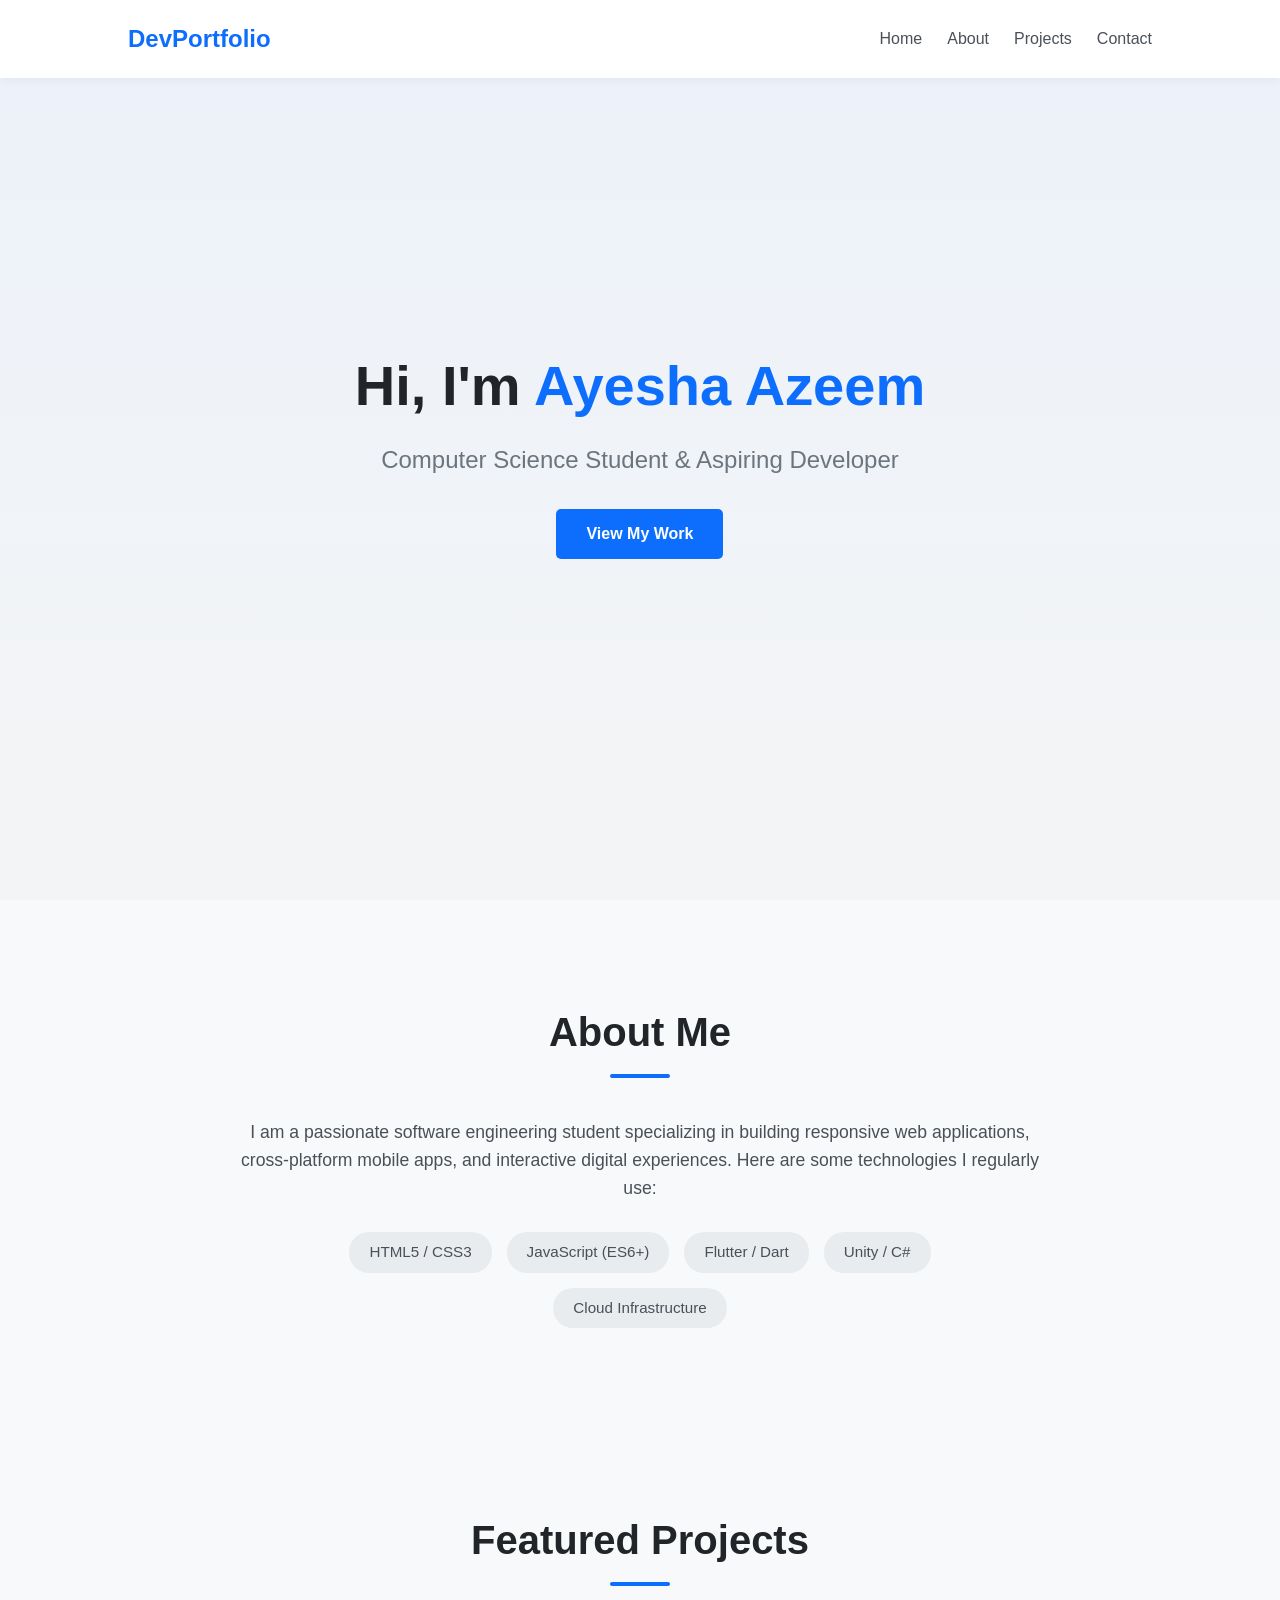
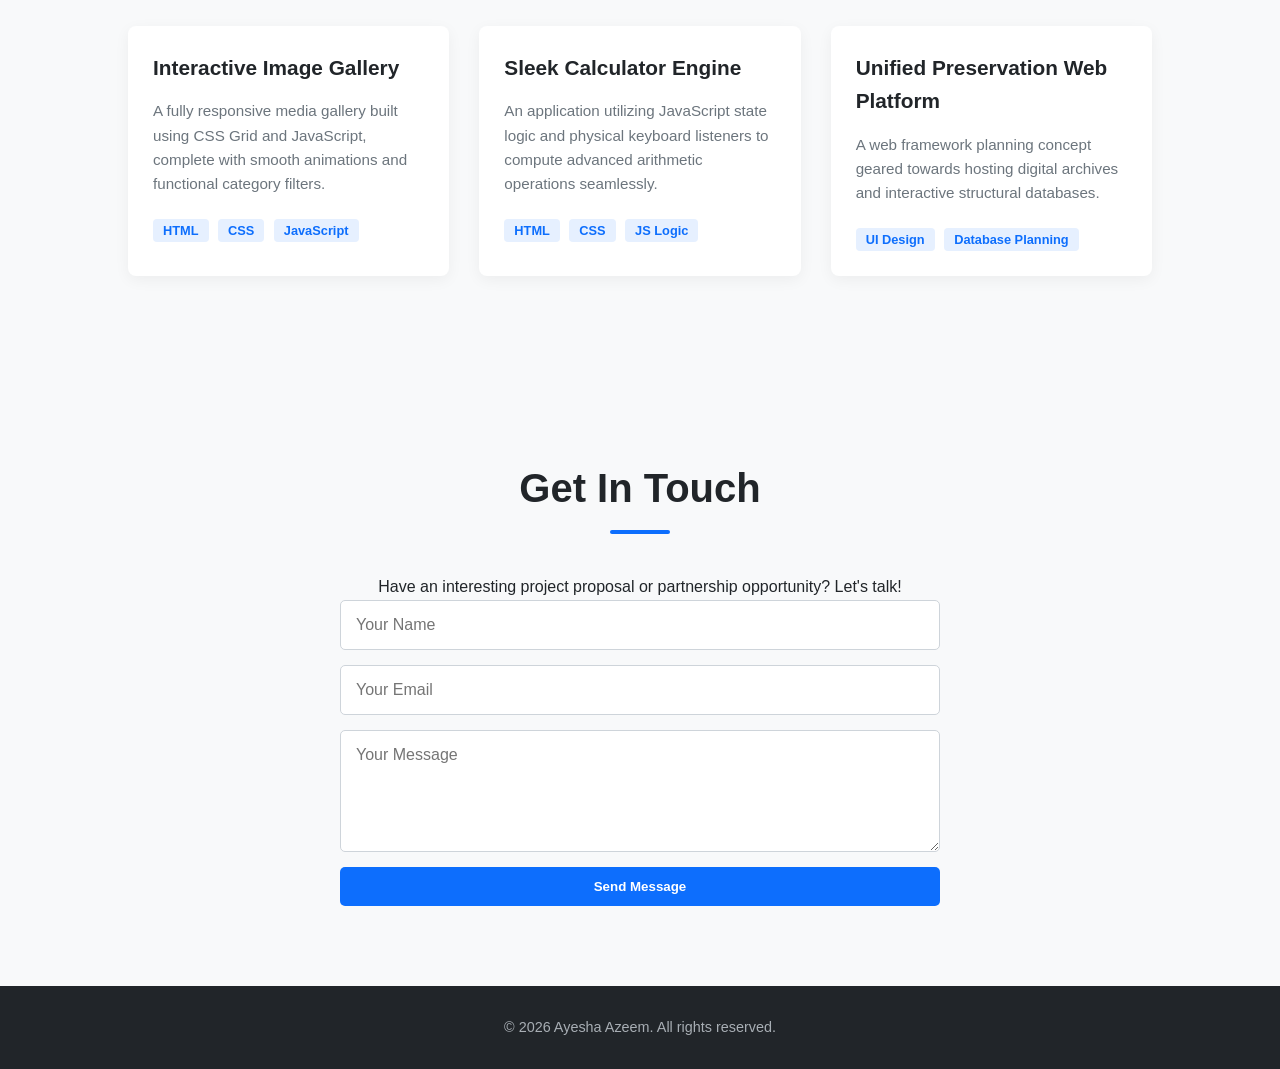
<file: Task3_code_alpha/index.html>
<!DOCTYPE html>
<html lang="en">
<head>
    <meta charset="UTF-8">
    <meta name="viewport" content="width=device-width, initial-scale=1.0">
    <title>My Developer Portfolio</title>
    <link rel="stylesheet" href="style.css">
</head>
<body>

    <!-- Navigation Bar -->
    <nav class="navbar">
        <div class="logo">DevPortfolio</div>
        <ul class="nav-links">
            <li><a href="#hero">Home</a></li>
            <li><a href="#about">About</a></li>
            <li><a href="#projects">Projects</a></li>
            <li><a href="#contact">Contact</a></li>
        </ul>
    </nav>

    <!-- Hero / Intro Section -->
    <header id="hero" class="hero-section">
        <div class="hero-content">
            <h1>Hi, I'm <span class="highlight">Ayesha Azeem</span></h1>
            <p>Computer Science Student & Aspiring Developer</p>
            <a href="#projects" class="btn">View My Work</a>
        </div>
    </header>

    <!-- About & Skills Section -->
    <section id="about" class="about-section">
        <h2>About Me</h2>
        <p class="about-text">
            I am a passionate software engineering student specializing in building responsive web applications, cross-platform mobile apps, and interactive digital experiences. Here are some technologies I regularly use:
        </p>
        <div class="skills-container">
            <span class="skill-badge">HTML5 / CSS3</span>
            <span class="skill-badge">JavaScript (ES6+)</span>
            <span class="skill-badge">Flutter / Dart</span>
            <span class="skill-badge">Unity / C#</span>
            <span class="skill-badge">Cloud Infrastructure</span>
        </div>
    </section>

    <!-- Projects Grid Section -->
    <section id="projects" class="projects-section">
        <h2>Featured Projects</h2>
        <div class="projects-grid">
            
            <!-- Project 1 -->
            <div class="project-card">
                <div class="project-info">
                    <h3>Interactive Image Gallery</h3>
                    <p>A fully responsive media gallery built using CSS Grid and JavaScript, complete with smooth animations and functional category filters.</p>
                    <div class="project-tags">
                        <span>HTML</span> <span>CSS</span> <span>JavaScript</span>
                    </div>
                </div>
            </div>

            <!-- Project 2 -->
            <div class="project-card">
                <div class="project-info">
                    <h3>Sleek Calculator Engine</h3>
                    <p>An application utilizing JavaScript state logic and physical keyboard listeners to compute advanced arithmetic operations seamlessly.</p>
                    <div class="project-tags">
                        <span>HTML</span> <span>CSS</span> <span>JS Logic</span>
                    </div>
                </div>
            </div>

            <!-- Project 3 -->
            <div class="project-card">
                <div class="project-info">
                    <h3>Unified Preservation Web Platform</h3>
                    <p>A web framework planning concept geared towards hosting digital archives and interactive structural databases.</p>
                    <div class="project-tags">
                        <span>UI Design</span> <span>Database Planning</span>
                    </div>
                </div>
            </div>

        </div>
    </section>

    <!-- Contact Form Section -->
    <section id="contact" class="contact-section">
        <h2>Get In Touch</h2>
        <p>Have an interesting project proposal or partnership opportunity? Let's talk!</p>
        <form class="contact-form" onsubmit="event.preventDefault(); alert('Message sent simulated successfully!');">
            <input type="text" placeholder="Your Name" required>
            <input type="email" placeholder="Your Email" required>
            <textarea placeholder="Your Message" rows="5" required></textarea>
            <button type="submit" class="btn">Send Message</button>
        </form>
    </section>

    <!-- Footer -->
    <footer>
        <p>&copy; 2026 Ayesha Azeem. All rights reserved.</p>
    </footer>

    <script src="script.js"></script>
</body>
</html>
</file>
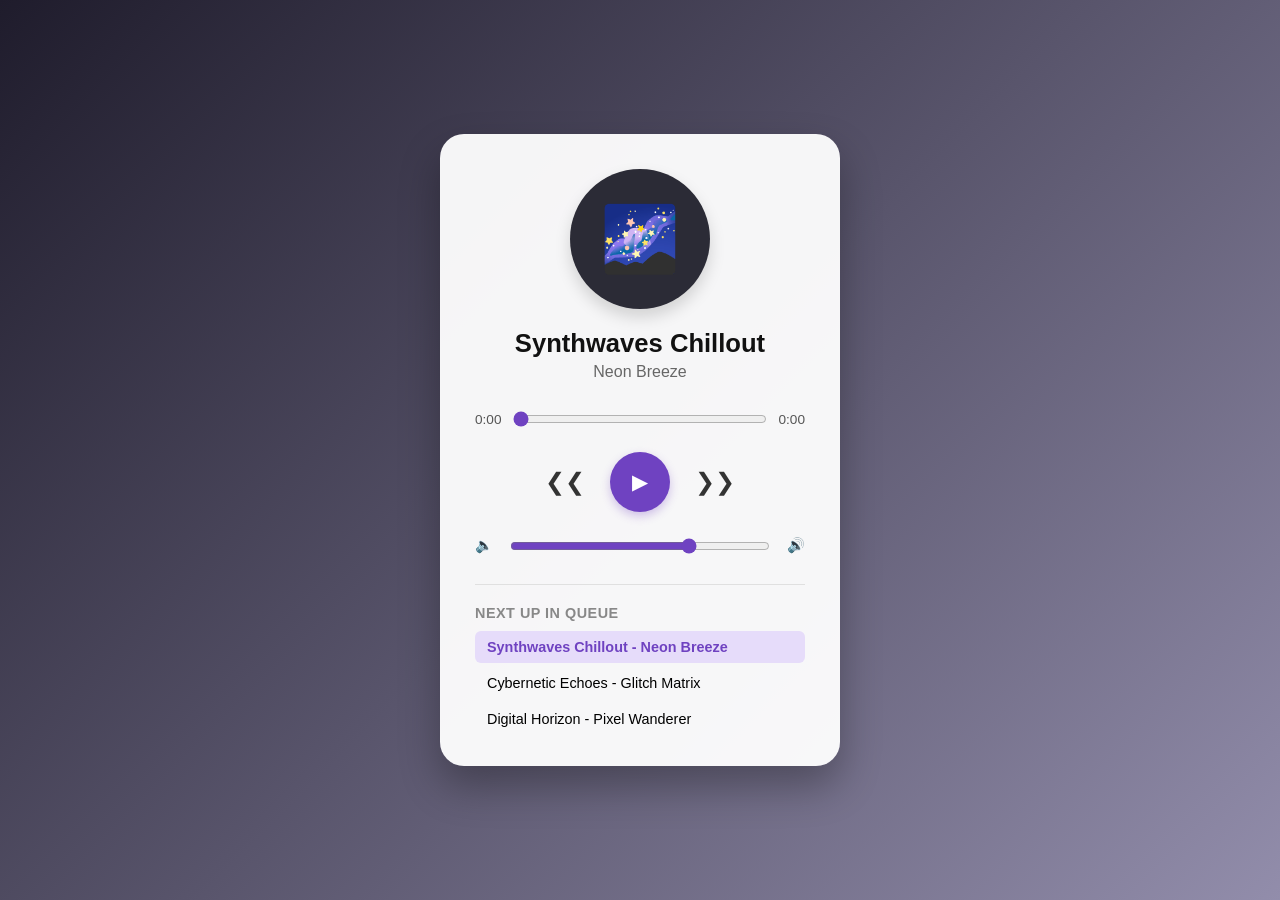
<file: Task4_code_alpha/index.html>
<!DOCTYPE html>
<html lang="en">
<head>
    <meta charset="UTF-8">
    <meta name="viewport" content="width=device-width, initial-scale=1.0">
    <title>Retro Music Player</title>
    <link rel="stylesheet" href="style.css">
</head>
<body>

    <div class="player-container">
        <!-- Track Details Block -->
        <div class="track-details">
            <div class="track-art" id="art">🎵</div>
            <h2 id="title">Song Title</h2>
            <h3 id="artist">Artist Name</h3>
        </div>

        <!-- Progress Timeline Bar Slider -->
        <div class="progress-container">
            <span id="current-time">0:00</span>
            <input type="range" id="progress-bar" min="0" max="100" value="0">
            <span id="total-duration">0:00</span>
        </div>

        <!-- Master Control Button Array -->
        <div class="controls">
            <button id="prev-btn" class="ctrl-btn">&#10094;&#10094;</button>
            <button id="play-btn" class="ctrl-btn play-master">&#9654;</button>
            <button id="next-btn" class="ctrl-btn">&#10095;&#10095;</button>
        </div>

        <!-- Volume Rocker Control Layout -->
        <div class="volume-container">
            <span>🔈</span>
            <input type="range" id="volume-slider" min="0" max="1" step="0.05" value="0.7">
            <span>🔊</span>
        </div>

        <!-- Bonus Feature: Playlist Queue Grid View -->
        <div class="playlist-box">
            <h4>Next up in Queue</h4>
            <ul id="playlist-queue">
                <!-- Javascript will inject list nodes here dynamically -->
            </ul>
        </div>
    </div>

    <script src="script.js"></script>
</body>
</html>
</file>
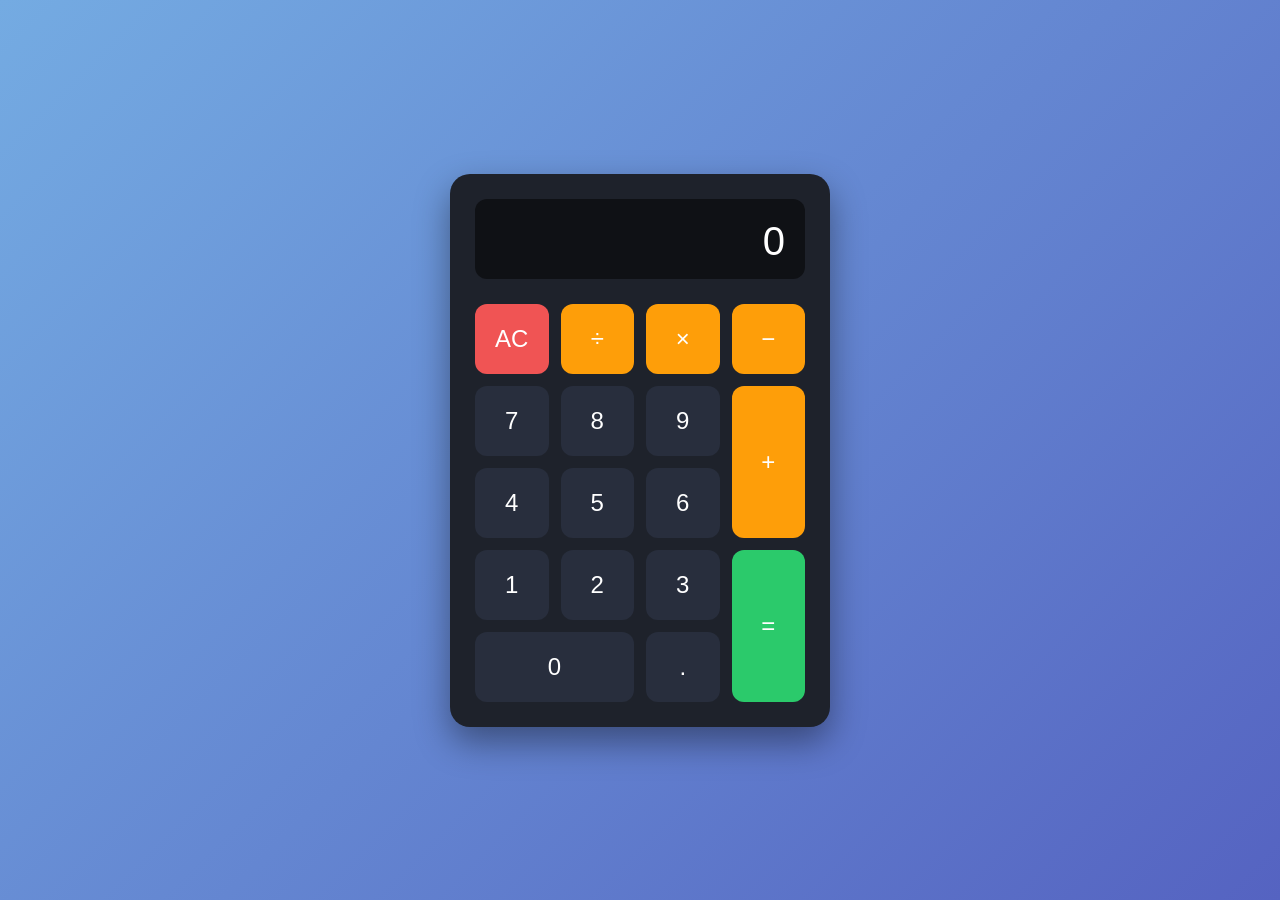
<file: Task2_code_alpha/calculator.html>
<!DOCTYPE html>
<html lang="en">
<head>
    <meta charset="UTF-8">
    <meta name="viewport" content="width=device-width, initial-scale=1.0">
    <title>Sleek Calculator</title>
    <link rel="stylesheet" href="calculator.css">
</head>
<body>

    <div class="calculator">
        <!-- Display Screen -->
        <div class="calculator-screen" id="screen">0</div>

        <!-- Buttons Grid -->
        <div class="calculator-keys">
            <!-- Row 1 -->
            <button type="button" class="all-clear" value="all-clear">AC</button>
            <button type="button" class="operator" value="/">&divide;</button>
            <button type="button" class="operator" value="*">&times;</button>
            <button type="button" class="operator" value="-">&minus;</button>

            <!-- Row 2 -->
            <button type="button" value="7">7</button>
            <button type="button" value="8">8</button>
            <button type="button" value="9">9</button>
            <button type="button" class="operator plus-btn" value="+">+</button>

            <!-- Row 3 -->
            <button type="button" value="4">4</button>
            <button type="button" value="5">5</button>
            <button type="button" value="6">6</button>

            <!-- Row 4 -->
            <button type="button" value="1">1</button>
            <button type="button" value="2">2</button>
            <button type="button" value="3">3</button>
            <button type="button" class="equal-sign" value="=">=</button>

            <!-- Row 5 -->
            <button type="button" class="zero-btn" value="0">0</button>
            <button type="button" value=".">.</button>
        </div>
    </div>

    <script src="calculator.js"></script>
</body>
</html>
</file>
<file: Task3_code_alpha/style.css>
/* Core Layout Properties */
html {
    scroll-behavior: smooth; /* Smooth scrolling when navigation is clicked */
}

* {
    margin: 0;
    padding: 0;
    box-sizing: border-box;
    font-family: 'Segoe UI', Tahoma, Geneva, Verdana, sans-serif;
}

body {
    background-color: #f8f9fa;
    color: #212529;
    line-height: 1.6;
}

/* Fixed Navigation Styles */
.navbar {
    position: fixed;
    top: 0;
    width: 100%;
    display: flex;
    justify-content: space-between;
    align-items: center;
    padding: 20px 10%;
    background-color: #ffffff;
    box-shadow: 0 2px 10px rgba(0, 0, 0, 0.05);
    z-index: 1000;
}

.navbar .logo {
    font-size: 1.5rem;
    font-weight: 700;
    color: #0d6efd;
}

.nav-links {
    display: flex;
    list-style: none;
}

.nav-links li {
    margin-left: 25px;
}

.nav-links a {
    text-decoration: none;
    color: #495057;
    font-weight: 500;
    transition: color 0.3s ease;
}

.nav-links a:hover {
    color: #0d6efd;
}

/* Minimalist Hero Banner Configuration */
.hero-section {
    height: 100vh;
    background: linear-gradient(rgba(13, 110, 253, 0.05), rgba(0, 0, 0, 0.02)), url('https://images.unsplash.com/photo-1517694712202-14dd9538aa97?w=1200') no-repeat center center/cover;
    display: flex;
    justify-content: center;
    align-items: center;
    text-align: center;
    padding: 0 20px;
}

.hero-content h1 {
    font-size: 3.5rem;
    margin-bottom: 10px;
}

.hero-content .highlight {
    color: #0d6efd;
}

.hero-content p {
    font-size: 1.5rem;
    color: #6c757d;
    margin-bottom: 30px;
}

/* Global Reusable Component Buttons */
.btn {
    display: inline-block;
    padding: 12px 30px;
    background-color: #0d6efd;
    color: #fff;
    text-decoration: none;
    border: none;
    border-radius: 5px;
    font-weight: 600;
    cursor: pointer;
    transition: background-color 0.3s ease, transform 0.2s ease;
}

.btn:hover {
    background-color: #0b5ed7;
    transform: translateY(-2px);
}

/* Main Core Layout Structure Templates */
section {
    padding: 100px 10% 80px 10%;
    text-align: center;
}

section h2 {
    font-size: 2.5rem;
    margin-bottom: 40px;
    position: relative;
}

section h2::after {
    content: '';
    display: block;
    width: 60px;
    height: 4px;
    background-color: #0d6efd;
    margin: 10px auto 0 auto;
    border-radius: 2px;
}

/* Skill Badge Container Layout */
.about-text {
    max-width: 800px;
    margin: 0 auto 30px auto;
    font-size: 1.1rem;
    color: #495057;
}

.skills-container {
    display: flex;
    flex-wrap: wrap;
    justify-content: center;
    gap: 15px;
    max-width: 700px;
    margin: 0 auto;
}

.skill-badge {
    background-color: #e9ecef;
    color: #495057;
    padding: 8px 20px;
    border-radius: 20px;
    font-weight: 500;
    font-size: 0.95rem;
}

/* Responsive Project Item Grid Array */
.projects-grid {
    display: grid;
    grid-template-columns: repeat(auto-fit, minmax(300px, 1fr));
    gap: 30px;
    margin-top: 20px;
}

.project-card {
    background-color: #ffffff;
    border-radius: 8px;
    overflow: hidden;
    box-shadow: 0 4px 15px rgba(0, 0, 0, 0.05);
    transition: transform 0.3s ease, box-shadow 0.3s ease;
    text-align: left;
    display: flex;
    flex-direction: column;
}

.project-card:hover {
    transform: translateY(-8px);
    box-shadow: 0 12px 25px rgba(0,0,0,0.1);
}

.project-info {
    padding: 25px;
}

.project-info h3 {
    margin-bottom: 15px;
    font-size: 1.3rem;
}

.project-info p {
    color: #6c757d;
    font-size: 0.95rem;
    margin-bottom: 20px;
}

.project-tags span {
    font-size: 0.8rem;
    background-color: rgba(13, 110, 253, 0.1);
    color: #0d6efd;
    padding: 4px 10px;
    border-radius: 4px;
    margin-right: 5px;
    font-weight: 600;
}

/* Contact Entry Forms Section Mapping */
.contact-form {
    max-width: 600px;
    margin: 0 auto;
    display: flex;
    flex-direction: column;
    gap: 15px;
}

.contact-form input, .contact-form textarea {
    width: 100%;
    padding: 15px;
    border: 1px solid #ced4da;
    border-radius: 5px;
    outline: none;
    font-size: 1rem;
    transition: border-color 0.3s ease;
}

.contact-form input:focus, .contact-form textarea:focus {
    border-color: #0d6efd;
}

/* Footer Section Rules */
footer {
    background-color: #212529;
    color: #a8aeb4;
    text-align: center;
    padding: 30px;
    font-size: 0.9rem;
}

/* Responsive Adaptive Viewports media Queries */
@media (max-width: 768px) {
    .nav-links { display: none; } /* Simplicity for responsive base template */
    .hero-content h1 { font-size: 2.5rem; }
    section { padding: 60px 5%; }
}
</file>
<file: Task4_code_alpha/style.css>
* {
    margin: 0;
    padding: 0;
    box-sizing: border-box;
    font-family: 'Segoe UI', Arial, sans-serif;
}

body {
    background: linear-gradient(135deg, #1f1c2c, #928dab);
    height: 100vh;
    display: flex;
    justify-content: center;
    align-items: center;
    padding: 20px;
}

.player-container {
    background: rgba(255, 255, 255, 0.95);
    width: 100%;
    max-width: 400px;
    padding: 35px;
    border-radius: 24px;
    box-shadow: 0 20px 40px rgba(0,0,0,0.3);
    text-align: center;
}

/* Track Visual Art Box */
.track-art {
    width: 140px;
    height: 140px;
    background-color: #2b2b36;
    color: white;
    font-size: 4rem;
    line-height: 140px;
    margin: 0 auto 20px auto;
    border-radius: 50%;
    box-shadow: 0 8px 16px rgba(0,0,0,0.15);
    transition: transform 0.5s ease;
}

h2 {
    font-size: 1.6rem;
    color: #111;
    margin-bottom: 5px;
}

h3 {
    font-size: 1rem;
    color: #666;
    font-weight: 500;
    margin-bottom: 30px;
}

/* Timeline Custom Range Sliders formatting mapping */
.progress-container {
    display: flex;
    align-items: center;
    justify-content: space-between;
    font-size: 0.85rem;
    color: #555;
    margin-bottom: 25px;
}

input[type="range"] {
    flex: 1;
    margin: 0 12px;
    cursor: pointer;
    accent-color: #6f42c1;
}

/* Button Navigation Arrays Layout styling */
.controls {
    display: flex;
    justify-content: center;
    align-items: center;
    gap: 25px;
    margin-bottom: 25px;
}

.ctrl-btn {
    background: none;
    border: none;
    font-size: 1.5rem;
    color: #333;
    cursor: pointer;
    transition: transform 0.2s ease, color 0.2s ease;
}

.ctrl-btn:hover {
    color: #6f42c1;
    transform: scale(1.1);
}

.play-master {
    background-color: #6f42c1;
    color: white;
    width: 60px;
    height: 60px;
    border-radius: 50%;
    font-size: 1.3rem;
    line-height: 60px;
    box-shadow: 0 4px 10px rgba(111, 66, 193, 0.3);
}

.play-master:hover {
    background-color: #5930a6;
    color: white;
}

/* Volume Sub Container Grid Rules */
.volume-container {
    display: flex;
    justify-content: center;
    align-items: center;
    gap: 5px;
    margin-bottom: 30px;
    font-size: 0.9rem;
}

.volume-container input {
    width: 100px;
}

/* Queue List Container Formatting Rulesets */
.playlist-box {
    text-align: left;
    border-top: 1px solid #e0e0e0;
    padding-top: 20px;
}

.playlist-box h4 {
    font-size: 0.9rem;
    color: #888;
    margin-bottom: 10px;
    text-transform: uppercase;
    letter-spacing: 0.5px;
}

#playlist-queue {
    list-style: none;
    max-height: 100px;
    overflow-y: auto;
}

#playlist-queue li {
    padding: 8px 12px;
    font-size: 0.9rem;
    border-radius: 6px;
    cursor: pointer;
    margin-bottom: 4px;
    transition: background 0.2s ease;
}

#playlist-queue li:hover {
    background-color: #f0ebfa;
    color: #6f42c1;
}

#playlist-queue li.active-track {
    background-color: #e6dcfa;
    color: #6f42c1;
    font-weight: 600;
}
</file>
<file: Task2_code_alpha/calculator.css>
* {
    margin: 0;
    padding: 0;
    box-sizing: border-box;
    font-family: 'Segoe UI', Tahoma, Geneva, Verdana, sans-serif;
}

body {
    background: linear-gradient(135deg, #74abe2, #5563c1);
    height: 100vh;
    display: flex;
    justify-content: center;
    align-items: center;
}

.calculator {
    width: 380px;
    background-color: #1e222b;
    border-radius: 20px;
    padding: 25px;
    box-shadow: 0px 15px 35px rgba(0, 0, 0, 0.4);
}

/* Display Screen */
.calculator-screen {
    width: 100%;
    height: 80px;
    background-color: #0f1115;
    border: none;
    color: #fff;
    text-align: right;
    padding: 20px;
    font-size: 2.5rem;
    border-radius: 12px;
    margin-bottom: 25px;
    overflow-x: auto;
    white-space: nowrap;
}

/* Grid Layout for Keys */
.calculator-keys {
    display: grid;
    grid-template-columns: repeat(4, 1fr);
    grid-template-rows: repeat(5, 70px);
    gap: 12px;
}

/* Button Styling */
button {
    height: 100%;
    background-color: #282e3d;
    border: none;
    border-radius: 12px;
    color: #fff;
    font-size: 1.5rem;
    cursor: pointer;
    transition: all 0.2s ease;
}

button:hover {
    background-color: #363e52;
}

button:active {
    transform: scale(0.95);
}

/* Special Button Colors */
.operator {
    background-color: #fe9e09;
    color: white;
}

.operator:hover {
    background-color: #e28c07;
}

.all-clear {
    background-color: #f05454;
    color: white;
}

.all-clear:hover {
    background-color: #d94343;
}

/* Grid layout adjustments for multi-row/column spans */
.plus-btn {
    grid-row: span 2;
    height: 100%;
}

.equal-sign {
    grid-row: span 2;
    height: 100%;
    background-color: #2bca6b;
}

.equal-sign:hover {
    background-color: #21a856;
}

.zero-btn {
    grid-column: span 2;
}
</file>
